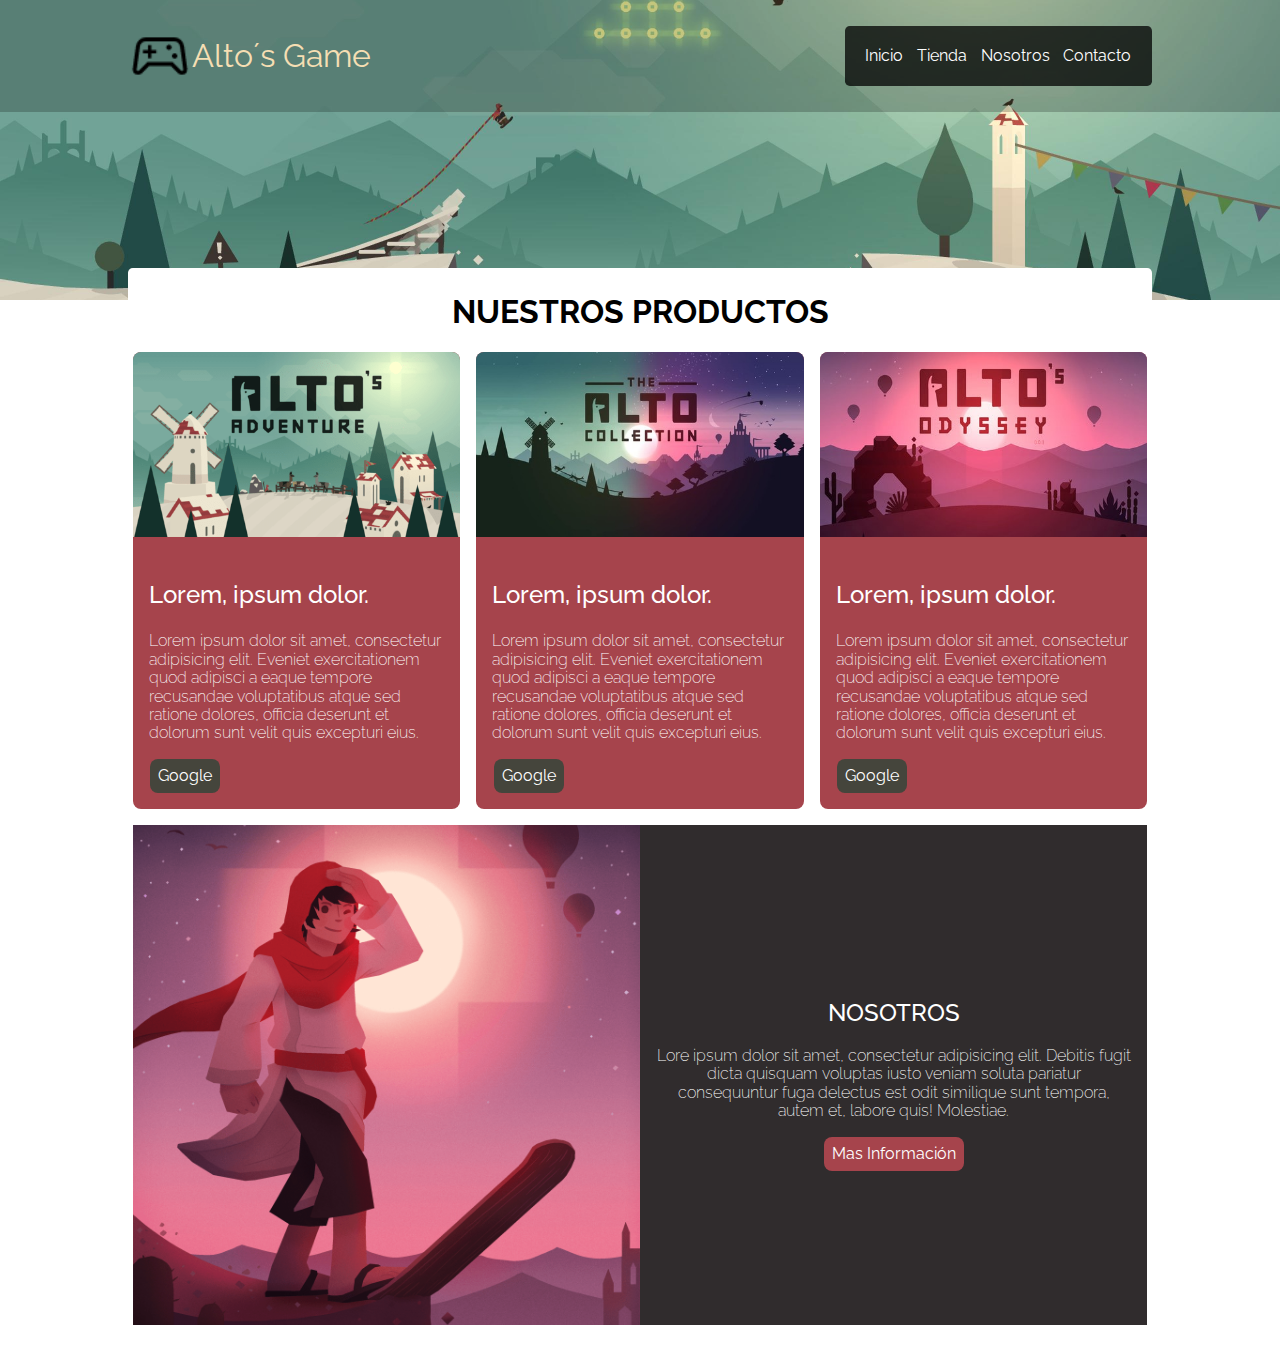
<file: index.html>
<!DOCTYPE html>
<html lang="en">
<head>
    <meta charset="UTF-8">
    <meta http-equiv="X-UA-Compatible" content="IE=edge">
    <meta name="viewport" content="width=device-width, initial-scale=1.0">
    <title>Altos game</title>
    <link rel="stylesheet" href="assets/style.css" >
    <link rel="stylesheet" href="assets/normalize.css">
    <link rel="preconnect" href="https://fonts.googleapis.com">
<link rel="preconnect" href="https://fonts.gstatic.com" crossorigin>
<link href="https://fonts.googleapis.com/css2?family=Raleway:ital,wght@0,200;0,300;1,400&family=Rubik:wght@700&family=Rufina&display=swap" rel="stylesheet">
</head>
<body>
    <header class="bg-header">
        <div class="bg-navbar">
            <div class="container">
                <div class="navbar">
                    <a href="/" class="navbar-brand">
                        <img src="assets/image/icono.png" alt="icono_game" style="fill: white;">
                        Alto´s Game
                    </a>
                    <nav class="navbar-nav">
                        <a href="#" class="nav-link">Inicio</a>
                        <a href="#" class="nav-link">Tienda</a>
                        <a href="#" class="nav-link">Nosotros</a>
                        <a href="#" class="nav-link">Contacto</a>
                    </nav>
                </div>
            </div>
        </div>

    </header>
    <main class="container main">
        <h1 class="main-title">Nuestros Productos</h1>
        <section class="tienda">
            <article class="card">
                <img src="media/card-1-min.png" alt="" class="card-img">
                <div class="card-body">
                    <h5>Lorem, ipsum dolor.</h5>
                    <p>Lorem ipsum dolor sit amet, consectetur adipisicing elit. Eveniet exercitationem quod adipisci a
                        eaque tempore recusandae voluptatibus atque sed ratione dolores, officia deserunt et dolorum sunt
                        velit quis excepturi eius.</p>
                    <a href="https://www.google.cl/" target="_blanck" class="btn btn-dark">Google</a>
                </div>
            </article>
            <article class="card">
                <img src="media/card-2-min.jpg" alt="" class="card-img">
                <div class="card-body">
                    <h5>Lorem, ipsum dolor.</h5>
                    <p>Lorem ipsum dolor sit amet, consectetur adipisicing elit. Eveniet exercitationem quod adipisci a
                        eaque tempore recusandae voluptatibus atque sed ratione dolores, officia deserunt et dolorum sunt
                        velit quis excepturi eius.</p>
                    <a href="https://www.google.cl/" target="_blanck" class="btn btn-dark">Google</a>
                </div>
            </article>
            <article class="card">
                <img src="media/card-3-min.jpg" alt="" class="card-img">
                <div class="card-body">
                    <h5>Lorem, ipsum dolor.</h5>
                    <p>Lorem ipsum dolor sit amet, consectetur adipisicing elit. Eveniet exercitationem quod adipisci a
                        eaque tempore recusandae voluptatibus atque sed ratione dolores, officia deserunt et dolorum sunt
                        velit quis excepturi eius.</p>
                    <a href="https://www.google.cl/" target="_blanck" class="btn btn-dark">Google</a>
                </div>
            </article>
        </section>
        <section class="nosotros">
            <div class="nosotros-col-img"></div>
            <div class="nosotros-col-text">
                <div class="nosotros-body">
                    <h2>Nosotros</h2>
                    <p>Lore ipsum dolor sit amet, consectetur adipisicing elit. Debitis fugit dicta quisquam voluptas iusto veniam soluta pariatur consequuntur fuga delectus est odit similique sunt tempora, autem et, labore quis! Molestiae.</p>
                     <a href="#" class="btn btn-danger">Mas Información</a>   
                </div>
            </div>
        </section>

    </main>
</body>
</html>
</file>
<file: assets/style.css>
html {
    box-sizing: border-box;
  }
  *, *:before, *:after {
    box-sizing: inherit;
  }

body{
  font-family: 'Raleway', sans-serif;
}
/*utilitarias*/
.container{
  width: 80%;
  max-width: 1200px;
  margin-right: auto;
  margin-left: auto;
  }
  .btn {
    display: inline-block;
    text-decoration: none;
    font-size: 1rem;
    padding: 0.5em;
    margin: 0 0.1em;
    border-radius: 0.5em;
  }
  .btn-primary {
    color: white;
    background-color: #0F2620;
}

.btn-secondary {
    color: white;
    background-color: #7BA69A;
}

.btn-danger {
    color: white;
    background-color: #A6444C;
}

.btn-info {
    color: black;
    background-color: #DDF2CE;
}

.btn-dark {
    color: white;
    background-color: #45453C;
}

  .bg-header{
    background-image: url('../media/bg-header-min.jpg');
    background-repeat: no-repeat;
    background-position: center;
    background-size: cover;
    height: 18.75em;

  }
  .bg-navbar{
    background-color: rgba(0, 0, 0, 0.221);
    padding: 1.5em 0;
  }
  .navbar{
    display: flex;
    flex-direction: column;
    align-items: center;
  }
@media(min-width: 768px){
  .navbar {
    flex-direction: row;
    justify-content: space-between ;
  }
}
  .navbar-brand{
    display: flex;
    flex-direction: column;
    align-items: center;
    color: wheat;
    font-size: 2rem;
    text-decoration: none;
    font-weight: 500px;
    margin-bottom: 1rem;
  }

  @media(min-width:768px){
    .navbar-brand{
      flex-direction: row;
      margin-bottom: 0;
    }
  }
  .navbar-brand img{
    width: 2em;
  }
  .navbar-nav{
    background-color: rgba(0, 0, 0, 0.747);
    padding: 1em;
    border-radius: 0.3em;
  }
  .nav-link{
    display: inline-block;
    padding: 0.3em;
    text-decoration: white;
    color: white;
  }
  .nav-link:hover{
    background-color: white;
    color: black;
    border-radius: 0.5em;
  }
  @media (min-width:768px){
    .tienda{
      display: flex;
      gap: 1em;
    }
  }
  .main{
    background-color: white;
    padding: 0.3em;
    margin-top: -2em;
    border-radius: 0.3em;
  }
  .main-title{
    text-align: center;
    text-transform: uppercase;
  }
  .card {
    background-color: #A6444C;
    color: white;
    overflow: hidden;
    border-radius: 0.5em;
    margin-bottom: 1em;
}

.card-img {
    width: 100%;
}

.card-body {
    padding: 1em;
}

.card-body h5 {
    font-size: 1.5rem;
    margin: 1em 0;
    font-weight: 500;
}
.card-body p {
  font-weight: 200;
}
/*Nosotros*/
.nosotros{
  display: flex;
  flex-direction: column;
  align-items: center;
  margin-bottom: 1em;
  background-color: #302c2d;


}
.nosotros-col-img{
  background-image: url("../media/nosotros-min.png");
  background-position: center;
  background-repeat: no-repeat;
  background-size: cover;
  height: 21.85em;
  width: 100%;
  order: 2;
}

@media (min-width:578px){
  .nosotros-col-img{
    height: 31.25em;
  }
}
.nosotros-col-text{
  order: 1;
}

@media (min-width:  768px){
  .nosotros{
    flex-direction: row;
  }
  .nosotros-col-img{
    order:1;
    flex: 1 1 0;
  }
  
  .nosotros-col-text{
    order:2;  
    flex: 1 1 0;
  }
}
.nosotros-body{
  padding: 1em;
  text-align: center;
  color: white;

}
.nosotros-body h2{
  text-transform: uppercase;
  font-weight: 500;
}
.nosotros-body p{
  font-weight: 200;
}
</file>
